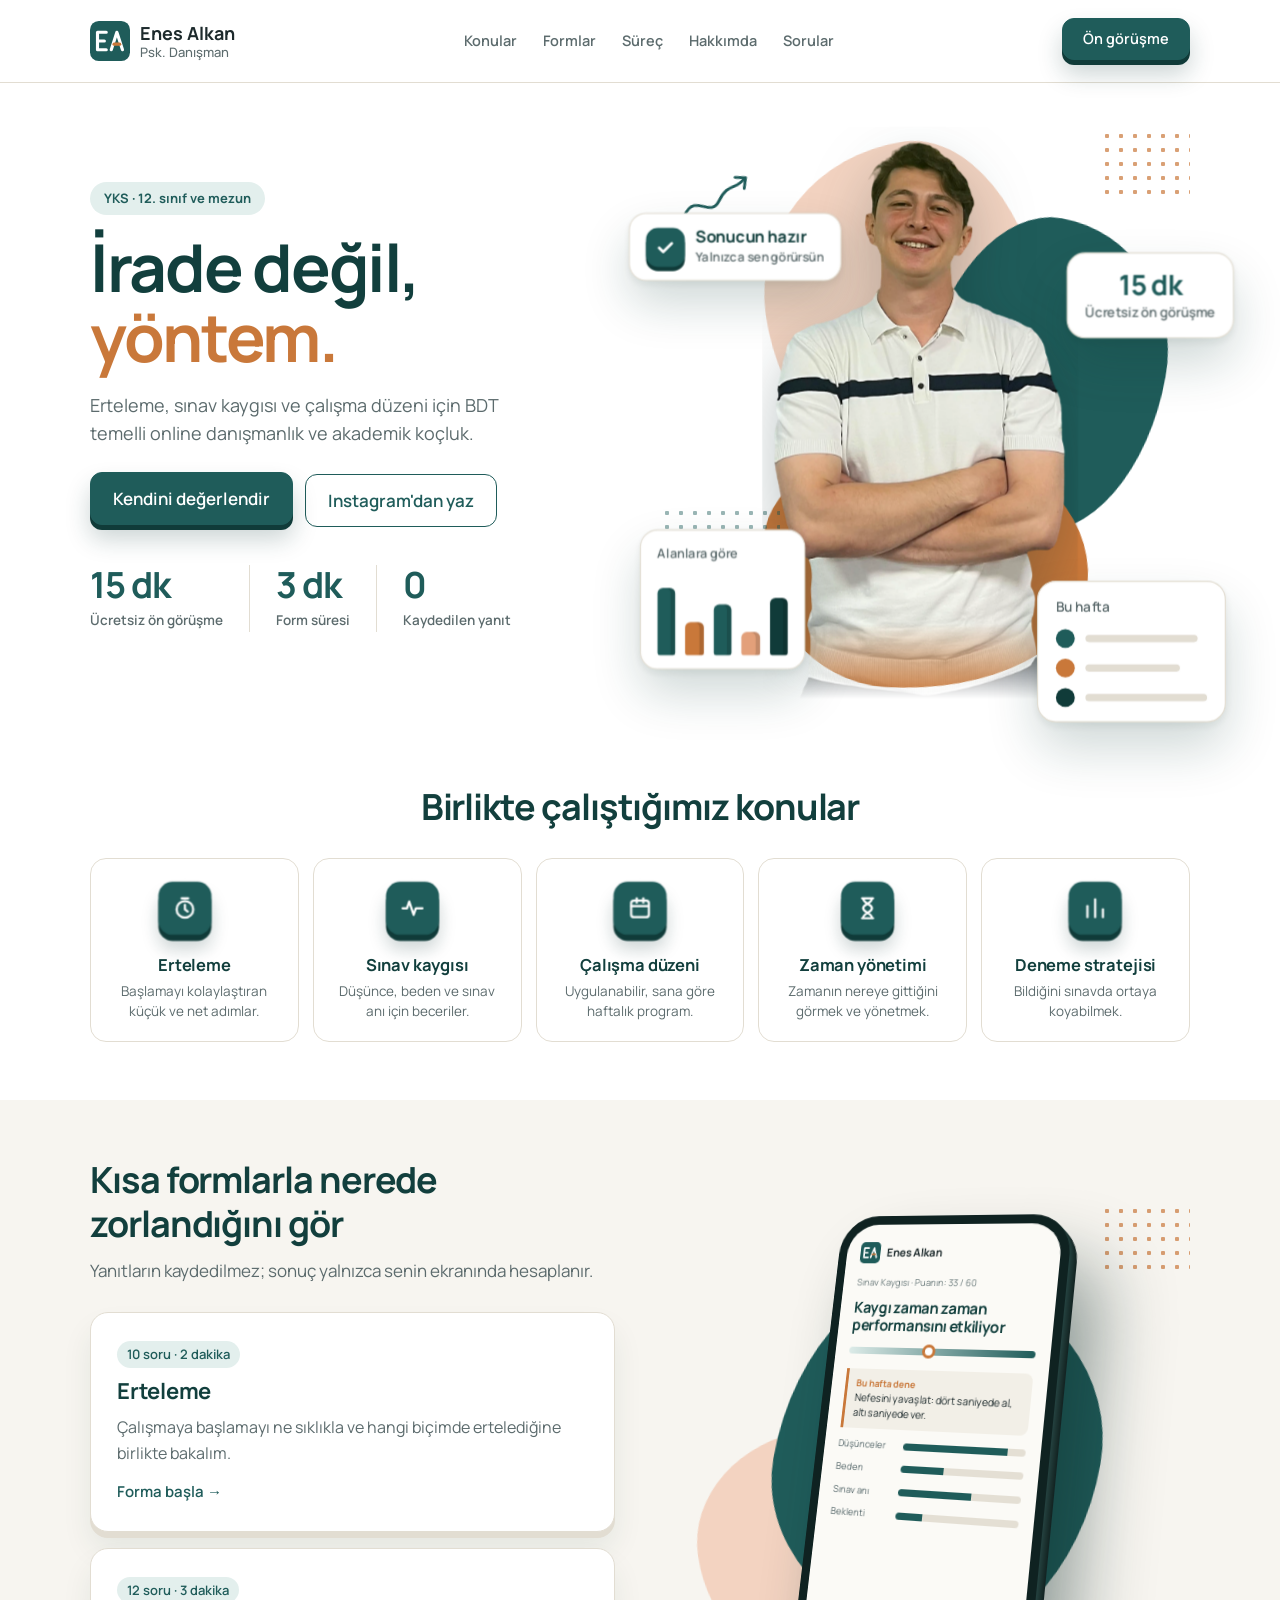
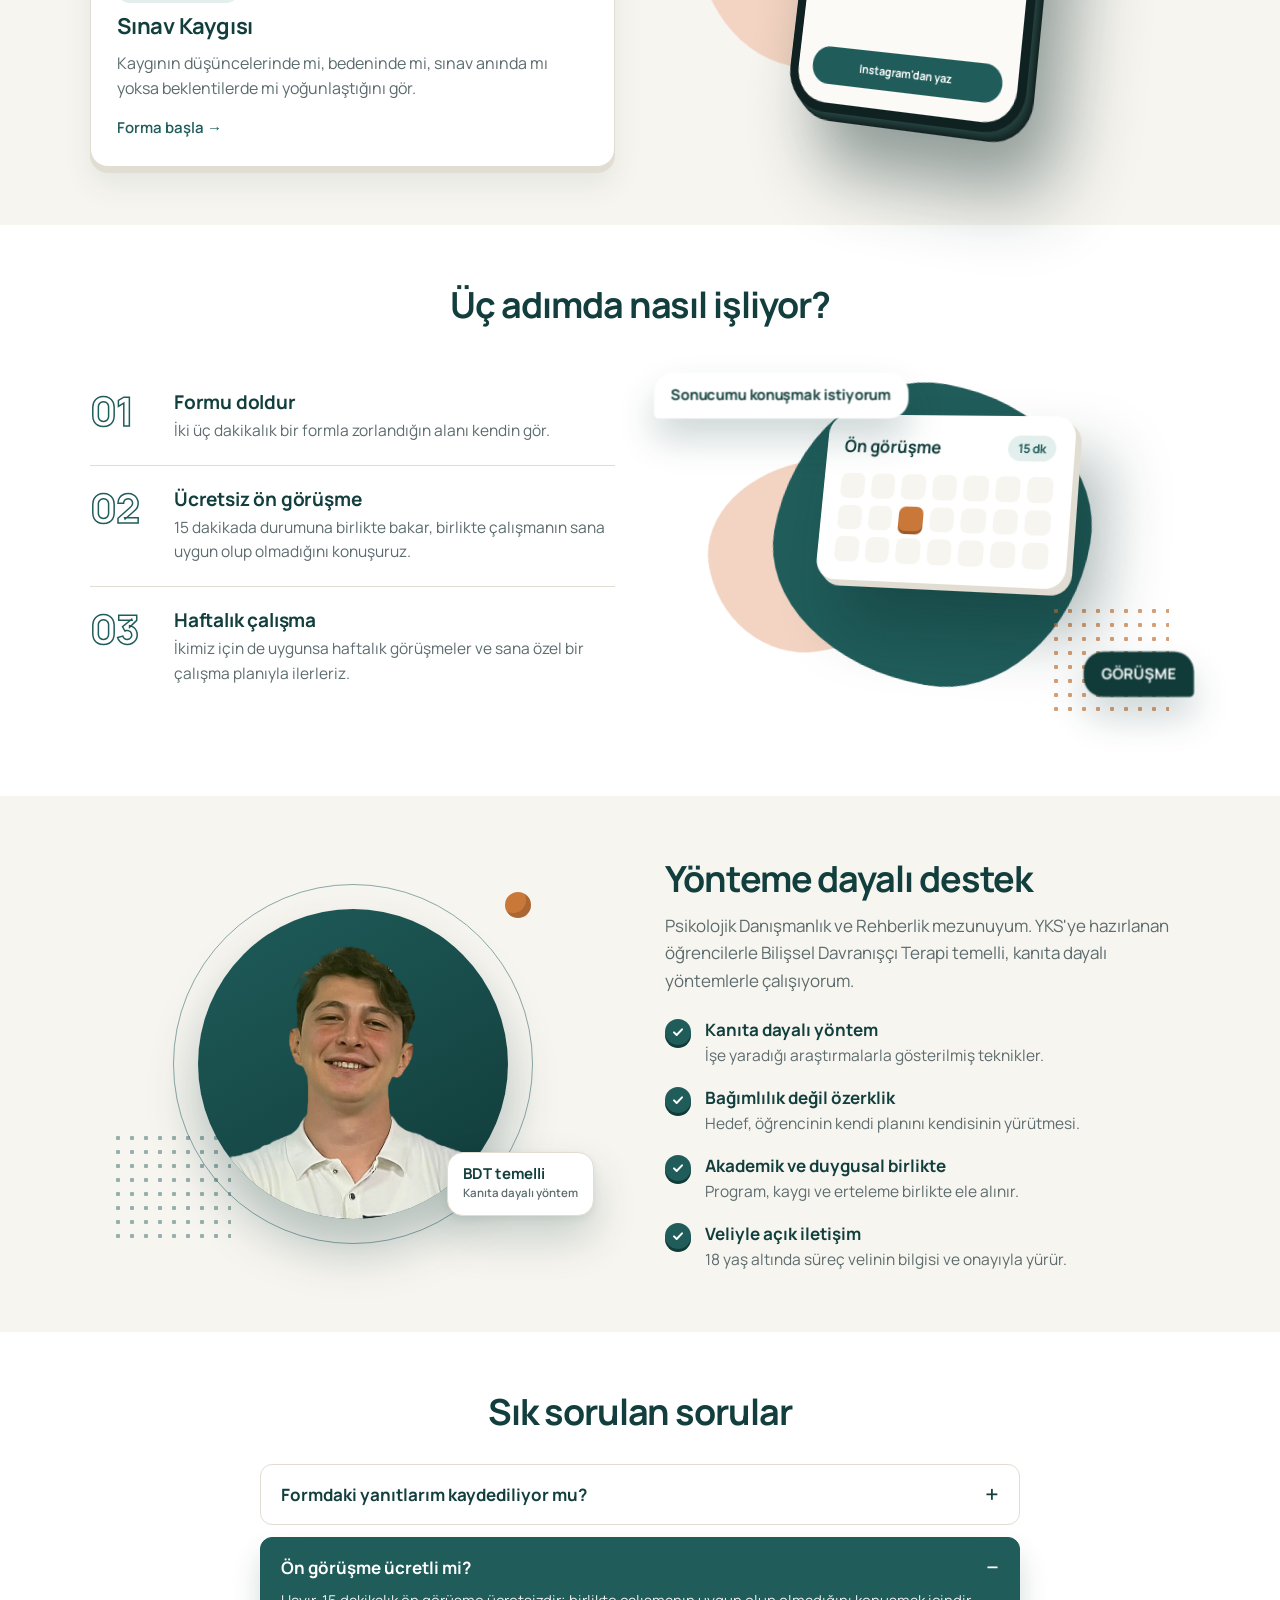
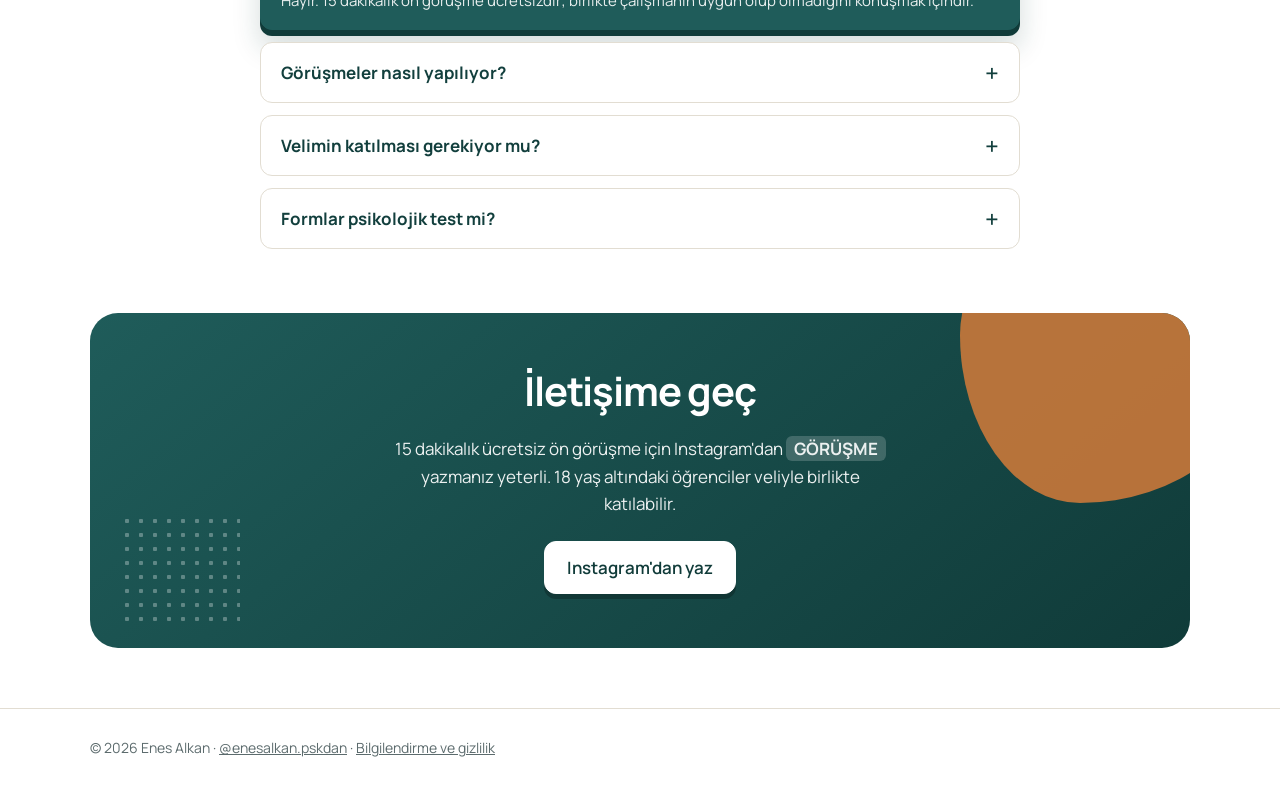
<file: index.html>
<!doctype html>
<html lang="tr">
<head>
<meta charset="utf-8">
<meta name="viewport" content="width=device-width, initial-scale=1">
<title>Enes Alkan | YKS öğrencileri için danışmanlık ve akademik koçluk</title>
<meta name="description" content="YKS'ye hazırlanan öğrenciler için BDT temelli online danışmanlık ve akademik koçluk. İrade değil, yöntem.">
<link rel="icon" href="/logo.svg" type="image/svg+xml">
<link rel="apple-touch-icon" href="/logo-180.png">
<link rel="stylesheet" href="/stil.css">
<link rel="stylesheet" href="/ana.css">
</head>
<body class="ana">
<header class="ust">
  <div class="kap genis">
    <a class="marka" href="/"><img src="/logo.svg" alt="" width="40" height="40"><span>Enes Alkan<small>Psk. Danışman</small></span></a>
    <nav class="menu">
      <a href="#konular">Konular</a>
      <a href="#formlar">Formlar</a>
      <a href="#surec">Süreç</a>
      <a href="#hakkimda">Hakkımda</a>
      <a href="#sss">Sorular</a>
    </nav>
    <a class="dugme kucuk d3" data-dm href="#">Ön görüşme</a>
  </div>
</header>

<main>
  <section class="kh">
    <div class="kap genis kh-izgara">
      <div class="kh-sol">
        <span class="ust-etiket">YKS · 12. sınıf ve mezun</span>
        <h1>İrade değil, <span>yöntem.</span></h1>
        <p class="kh-alt">Erteleme, sınav kaygısı ve çalışma düzeni için BDT temelli online danışmanlık ve akademik koçluk.</p>
        <div class="dugmeler">
          <a class="dugme d3" href="#formlar">Kendini değerlendir</a>
          <a class="dugme ikincil" data-dm href="#">Instagram'dan yaz</a>
        </div>
        <div class="sayilar">
          <div><b>15 dk</b><span>Ücretsiz ön görüşme</span></div>
          <div><b>3 dk</b><span>Form süresi</span></div>
          <div><b>0</b><span>Kaydedilen yanıt</span></div>
        </div>
      </div>

      <div class="sahne" id="sahne" aria-hidden="true">
        <div class="sahne-ic">
          <i class="blob b1"></i><i class="blob b2"></i><i class="blob b3"></i>
          <i class="nokta n1"></i><i class="nokta n2"></i>
          <svg class="ok-cizgi" viewBox="0 0 90 50"><path d="M4 40c14-22 26 8 38-10s20-8 30-20" fill="none" stroke="currentColor" stroke-width="3" stroke-linecap="round"/><path d="M62 8l11 2-3 11" fill="none" stroke="currentColor" stroke-width="3" stroke-linecap="round" stroke-linejoin="round"/></svg>

          <img class="kisi" src="/enes.webp" alt="">

          <div class="yuzen y1">
            <span class="ikon"><svg viewBox="0 0 24 24"><path d="M5 12.5l4.5 4.5L19 7.5" fill="none" stroke="#fff" stroke-width="3" stroke-linecap="round" stroke-linejoin="round"/></svg></span>
            <div><b>Sonucun hazır</b><small>Yalnızca sen görürsün</small></div>
          </div>
          <div class="yuzen y2"><b>15 dk</b><small>Ücretsiz ön görüşme</small></div>
          <div class="yuzen y3">
            <small>Alanlara göre</small>
            <div class="sutunlar"><i style="--h:82%"></i><i style="--h:40%;--c:var(--vurgu)"></i><i style="--h:62%"></i><i style="--h:28%;--c:#e3a07a"></i><i style="--h:70%;--c:var(--koyu)"></i></div>
          </div>
          <div class="yuzen y4">
            <small>Bu hafta</small>
            <div class="satir"><i></i><u></u></div>
            <div class="satir"><i style="background:var(--vurgu)"></i><u style="width:62%"></u></div>
            <div class="satir"><i style="background:var(--koyu)"></i><u style="width:80%"></u></div>
          </div>
        </div>
      </div>
    </div>
  </section>

  <section class="blok" id="konular">
    <div class="kap genis">
      <h2 class="orta">Birlikte çalıştığımız konular</h2>
      <div class="ozler">
        <div class="oz"><span class="kup"><svg viewBox="0 0 24 24"><circle cx="12" cy="13" r="7.5"/><path d="M12 9v4l2.5 2M9 3h6"/></svg></span><h3>Erteleme</h3><p>Başlamayı kolaylaştıran küçük ve net adımlar.</p></div>
        <div class="oz"><span class="kup"><svg viewBox="0 0 24 24"><path d="M3 12h4l2-6 4 12 2-6h6"/></svg></span><h3>Sınav kaygısı</h3><p>Düşünce, beden ve sınav anı için beceriler.</p></div>
        <div class="oz"><span class="kup"><svg viewBox="0 0 24 24"><rect x="4" y="5" width="16" height="15" rx="2.5"/><path d="M4 10h16M9 3v4M15 3v4"/></svg></span><h3>Çalışma düzeni</h3><p>Uygulanabilir, sana göre haftalık program.</p></div>
        <div class="oz"><span class="kup"><svg viewBox="0 0 24 24"><path d="M7 3h10M7 21h10M8 3c0 5 8 5 8 9s-8 4-8 9M16 3c0 5-8 5-8 9s8 4 8 9"/></svg></span><h3>Zaman yönetimi</h3><p>Zamanın nereye gittiğini görmek ve yönetmek.</p></div>
        <div class="oz"><span class="kup"><svg viewBox="0 0 24 24"><path d="M5 20V10M12 20V4M19 20v-7"/></svg></span><h3>Deneme stratejisi</h3><p>Bildiğini sınavda ortaya koyabilmek.</p></div>
      </div>
    </div>
  </section>

  <section class="blok zeminli" id="formlar">
    <div class="kap genis iki">
      <div>
        <h2>Kısa formlarla nerede zorlandığını gör</h2>
        <p class="giris">Yanıtların kaydedilmez; sonuç yalnızca senin ekranında hesaplanır.</p>
        <div class="izgara" id="form-listesi"></div>
      </div>
      <div class="sahne formsahne" aria-hidden="true">
        <div class="sahne-ic">
          <i class="blob b2"></i><i class="blob b1"></i><i class="nokta n2"></i>
            <div class="telefon">
              <div class="ekran">
                <div class="e-ust"><img src="/logo.svg" alt="" width="22" height="22"><span>Enes Alkan</span></div>
                <small>Sınav Kaygısı · Puanın: 33 / 60</small>
                <b>Kaygı zaman zaman performansını etkiliyor</b>
                <div class="e-olcek"><i></i></div>
                <div class="e-kutu"><em>Bu hafta dene</em>Nefesini yavaşlat: dört saniyede al, altı saniyede ver.</div>
                <div class="e-bar"><span>Düşünceler</span><i style="--w:86%"></i></div>
                <div class="e-bar"><span>Beden</span><i style="--w:36%"></i></div>
                <div class="e-bar"><span>Sınav anı</span><i style="--w:60%"></i></div>
                <div class="e-bar"><span>Beklenti</span><i style="--w:22%"></i></div>
                <div class="e-dugme">Instagram'dan yaz</div>
              </div>
            </div>
        </div>
      </div>
    </div>
  </section>

  <section class="blok" id="surec">
    <div class="kap genis">
      <h2 class="orta">Üç adımda nasıl işliyor?</h2>
      <div class="iki">
        <ol class="adimlar">
          <li><b>01</b><div><h3>Formu doldur</h3><p>İki üç dakikalık bir formla zorlandığın alanı kendin gör.</p></div></li>
          <li><b>02</b><div><h3>Ücretsiz ön görüşme</h3><p>15 dakikada durumuna birlikte bakar, birlikte çalışmanın sana uygun olup olmadığını konuşuruz.</p></div></li>
          <li><b>03</b><div><h3>Haftalık çalışma</h3><p>İkimiz için de uygunsa haftalık görüşmeler ve sana özel bir çalışma planıyla ilerleriz.</p></div></li>
        </ol>
        <div class="sahne kucuk" aria-hidden="true">
          <div class="sahne-ic">
            <i class="blob b2"></i><i class="blob b1"></i><i class="nokta n1"></i>
            <div class="takvim">
              <div class="t-ust"><span>Ön görüşme</span><em>15 dk</em></div>
              <div class="gunler"><i></i><i></i><i></i><i></i><i></i><i></i><i></i><i></i><i></i><i class="s"></i><i></i><i></i><i></i><i></i><i></i><i></i><i></i><i></i><i></i><i></i><i></i></div>
            </div>
            <div class="balon b-sol">Sonucumu konuşmak istiyorum</div>
            <div class="balon b-sag">GÖRÜŞME</div>
          </div>
        </div>
      </div>
    </div>
  </section>

  <section class="blok zeminli" id="hakkimda">
    <div class="kap genis iki">
      <div class="portre" aria-hidden="true">
        <i class="halka"></i><i class="nokta n1"></i>
        <div class="daire">
          <img src="/enes.webp" alt="" onerror="this.remove()">
          <svg viewBox="0 0 64 64"><g fill="none" stroke="#fff" stroke-width="5" stroke-linecap="round" stroke-linejoin="round"><path d="M26 18H12v28h14M12 32h11"/><path d="M34 46l9-28 9 28"/></g><path d="M38.5 37h9" stroke="#c9783a" stroke-width="5" stroke-linecap="round"/></svg>
        </div>
        <div class="yuzen y5"><b>BDT temelli</b><small>Kanıta dayalı yöntem</small></div>
        <i class="top"></i>
      </div>
      <div>
        <h2>Yönteme dayalı destek</h2>
        <p class="giris">Psikolojik Danışmanlık ve Rehberlik mezunuyum. YKS'ye hazırlanan öğrencilerle Bilişsel Davranışçı Terapi temelli, kanıta dayalı yöntemlerle çalışıyorum.</p>
        <ul class="tikler">
          <li><b>Kanıta dayalı yöntem</b>İşe yaradığı araştırmalarla gösterilmiş teknikler.</li>
          <li><b>Bağımlılık değil özerklik</b>Hedef, öğrencinin kendi planını kendisinin yürütmesi.</li>
          <li><b>Akademik ve duygusal birlikte</b>Program, kaygı ve erteleme birlikte ele alınır.</li>
          <li><b>Veliyle açık iletişim</b>18 yaş altında süreç velinin bilgisi ve onayıyla yürür.</li>
        </ul>
      </div>
    </div>
  </section>

  <section class="blok" id="sss">
    <div class="kap genis">
      <h2 class="orta">Sık sorulan sorular</h2>
      <div class="sss">
        <details><summary>Formdaki yanıtlarım kaydediliyor mu?</summary><p>Hayır. Yanıtların ve puanın yalnızca kendi cihazında hesaplanır, hiçbir yere gönderilmez.</p></details>
        <details open><summary>Ön görüşme ücretli mi?</summary><p>Hayır. 15 dakikalık ön görüşme ücretsizdir; birlikte çalışmanın uygun olup olmadığını konuşmak içindir.</p></details>
        <details><summary>Görüşmeler nasıl yapılıyor?</summary><p>Görüşmeler online yapılır. Telefon ya da bilgisayardan, bir linke dokunarak katılabilirsin.</p></details>
        <details><summary>Velimin katılması gerekiyor mu?</summary><p>18 yaşından küçüksen evet. Ön görüşme ve sonraki süreç velinin bilgisi ve onayıyla yürütülür.</p></details>
        <details><summary>Formlar psikolojik test mi?</summary><p>Hayır. Formlar tanı koymaz; kendi durumunu fark etmen için hazırlanmış kendini değerlendirme araçlarıdır.</p></details>
      </div>
    </div>
  </section>

  <section class="kap genis" id="veliler">
    <div class="bant">
      <i class="blob"></i><i class="nokta"></i>
      <h2>İletişime geç</h2>
      <p>15 dakikalık ücretsiz ön görüşme için Instagram'dan <span class="kelime" data-kelime>GÖRÜŞME</span> yazmanız yeterli. 18 yaş altındaki öğrenciler veliyle birlikte katılabilir.</p>
      <a class="dugme acik" data-dm href="#">Instagram'dan yaz</a>
    </div>
  </section>
</main>

<footer class="alt">
  <div class="kap genis">
    <span data-yil></span> Enes Alkan · <a data-ig href="#"></a> · <a href="/bilgilendirme">Bilgilendirme ve gizlilik</a>
  </div>
</footer>

<script src="/formlar.js"></script>
<script src="/ana.js"></script>
</body>
</html>
</file>
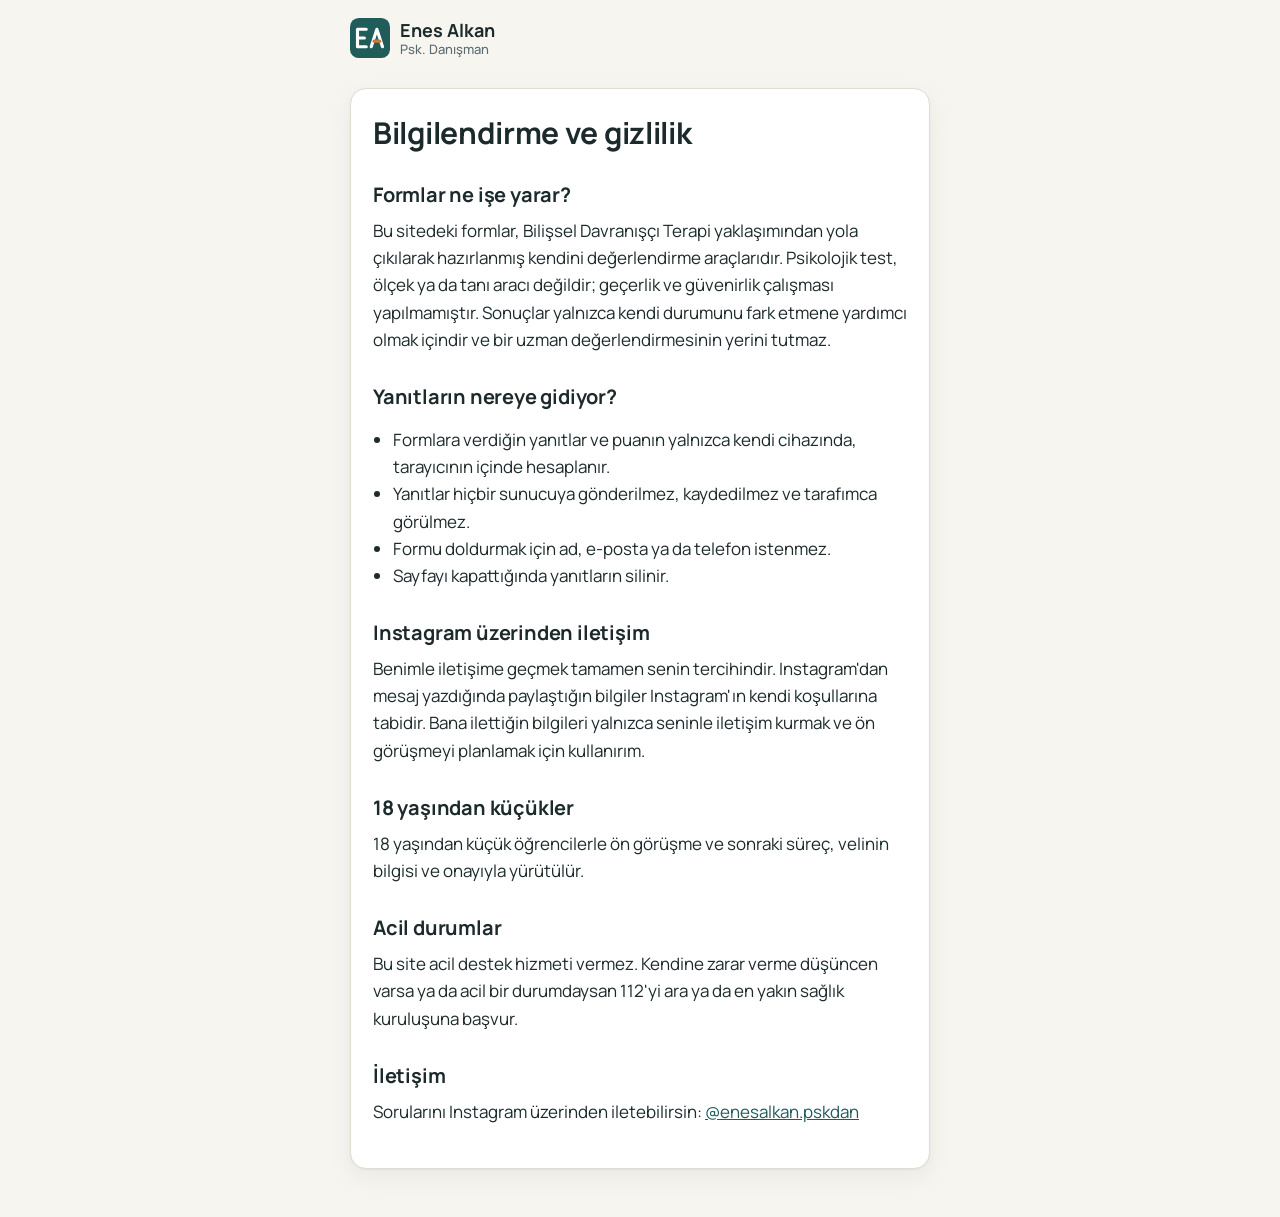
<file: bilgilendirme.html>
<!doctype html>
<html lang="tr">
<head>
<meta charset="utf-8">
<meta name="viewport" content="width=device-width, initial-scale=1">
<title>Bilgilendirme ve gizlilik | Enes Alkan</title>
<link rel="icon" href="/logo.svg" type="image/svg+xml">
<link rel="apple-touch-icon" href="/logo-180.png">
<link rel="stylesheet" href="/stil.css">
</head>
<body>
<header class="ust">
  <div class="kap dar">
    <a class="marka" href="/"><img src="/logo.svg" alt="" width="40" height="40"><span>Enes Alkan<small>Psk. Danışman</small></span></a>
  </div>
</header>
<main class="form-alan">
  <div class="kap dar">
    <div class="panel metin-sayfa">
      <h1>Bilgilendirme ve gizlilik</h1>

      <h2>Formlar ne işe yarar?</h2>
      <p>Bu sitedeki formlar, Bilişsel Davranışçı Terapi yaklaşımından yola çıkılarak hazırlanmış kendini değerlendirme araçlarıdır. Psikolojik test, ölçek ya da tanı aracı değildir; geçerlik ve güvenirlik çalışması yapılmamıştır. Sonuçlar yalnızca kendi durumunu fark etmene yardımcı olmak içindir ve bir uzman değerlendirmesinin yerini tutmaz.</p>

      <h2>Yanıtların nereye gidiyor?</h2>
      <ul>
        <li>Formlara verdiğin yanıtlar ve puanın yalnızca kendi cihazında, tarayıcının içinde hesaplanır.</li>
        <li>Yanıtlar hiçbir sunucuya gönderilmez, kaydedilmez ve tarafımca görülmez.</li>
        <li>Formu doldurmak için ad, e-posta ya da telefon istenmez.</li>
        <li>Sayfayı kapattığında yanıtların silinir.</li>
      </ul>

      <h2>Instagram üzerinden iletişim</h2>
      <p>Benimle iletişime geçmek tamamen senin tercihindir. Instagram'dan mesaj yazdığında paylaştığın bilgiler Instagram'ın kendi koşullarına tabidir. Bana ilettiğin bilgileri yalnızca seninle iletişim kurmak ve ön görüşmeyi planlamak için kullanırım.</p>

      <h2>18 yaşından küçükler</h2>
      <p>18 yaşından küçük öğrencilerle ön görüşme ve sonraki süreç, velinin bilgisi ve onayıyla yürütülür.</p>

      <h2>Acil durumlar</h2>
      <p>Bu site acil destek hizmeti vermez. Kendine zarar verme düşüncen varsa ya da acil bir durumdaysan 112'yi ara ya da en yakın sağlık kuruluşuna başvur.</p>

      <h2>İletişim</h2>
      <p>Sorularını Instagram üzerinden iletebilirsin: <a data-ig href="#"></a></p>
    </div>
  </div>
</main>
<script src="/formlar.js"></script>
<script src="/ana.js"></script>
</body>
</html>
</file>
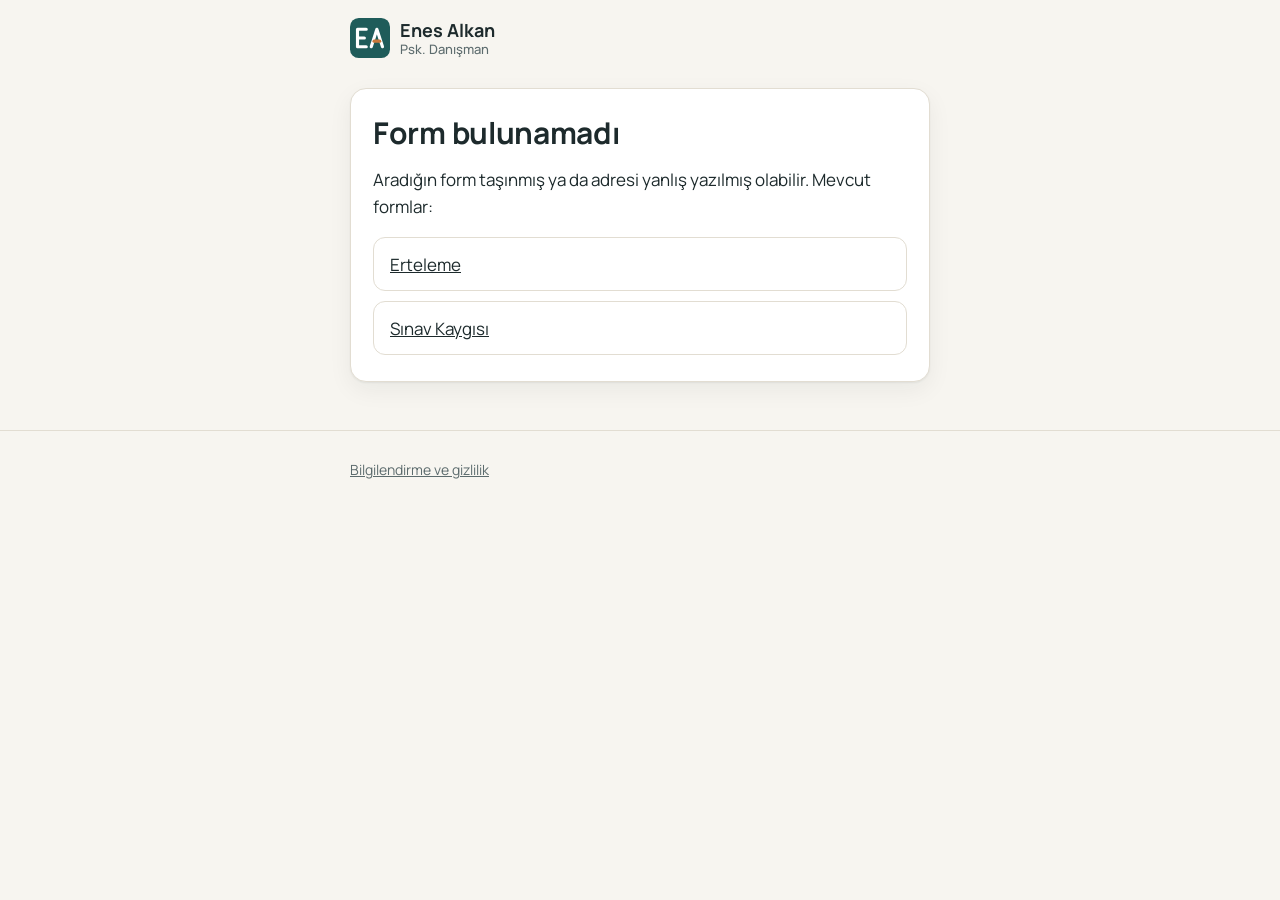
<file: form.html>
<!doctype html>
<html lang="tr">
<head>
<meta charset="utf-8">
<meta name="viewport" content="width=device-width, initial-scale=1">
<title>Kendini değerlendirme formu | Enes Alkan</title>
<meta name="description" content="YKS öğrencileri için BDT temelli kendini değerlendirme formu. Yanıtlar kaydedilmez.">
<link rel="icon" href="/logo.svg" type="image/svg+xml">
<link rel="apple-touch-icon" href="/logo-180.png">
<link rel="stylesheet" href="/stil.css">
</head>
<body>
<header class="ust">
  <div class="kap dar">
    <a class="marka" href="/"><img src="/logo.svg" alt="" width="40" height="40"><span>Enes Alkan<small>Psk. Danışman</small></span></a>
  </div>
</header>
<main class="form-alan">
  <div class="kap dar" id="form-kok">
    <noscript><div class="panel">Bu formun çalışması için tarayıcında JavaScript açık olmalı.</div></noscript>
  </div>
</main>
<footer class="alt">
  <div class="kap dar">
    <a href="/bilgilendirme">Bilgilendirme ve gizlilik</a>
  </div>
</footer>
<script src="/formlar.js"></script>
<script src="/form.js"></script>
</body>
</html>
</file>
<file: stil.css>
@font-face { font-family: "Manrope Variable"; font-style: normal; font-display: swap; font-weight: 200 800;
  src: url(/manrope-ext.woff2) format("woff2-variations");
  unicode-range: U+0100-02BA,U+02BD-02C5,U+02C7-02CC,U+02CE-02D7,U+02DD-02FF,U+0304,U+0308,U+0329,U+1D00-1DBF,U+1E00-1E9F,U+1EF2-1EFF,U+2020,U+20A0-20AB,U+20AD-20C0,U+2113,U+2C60-2C7F,U+A720-A7FF; }
@font-face { font-family: "Manrope Variable"; font-style: normal; font-display: swap; font-weight: 200 800;
  src: url(/manrope.woff2) format("woff2-variations");
  unicode-range: U+0000-00FF,U+0131,U+0152-0153,U+02BB-02BC,U+02C6,U+02DA,U+02DC,U+0304,U+0308,U+0329,U+2000-206F,U+20AC,U+2122,U+2191,U+2193,U+2212,U+2215,U+FEFF,U+FFFD; }
:root {
  --zemin: #f7f5f0;
  --kart: #ffffff;
  --metin: #1d2a2c;
  --soluk: #5c6b6d;
  --cizgi: #e2ddd2;
  --ana: #1f5c5a;
  --ana-koyu: #174644;
  --ana-acik: #e3efed;
  --vurgu: #c9783a;
  --golge: 0 1px 2px rgba(20, 40, 40, .06), 0 8px 24px rgba(20, 40, 40, .06);
  --yaricap: 16px;
  --koyu: #103b39;
  --baslik: #123f3d;
  --pembe: #f3d3c1;
}
@media (prefers-color-scheme: dark) {
  :root {
    --zemin: #12191a;
    --kart: #1a2425;
    --metin: #e9efee;
    --soluk: #9fb0b0;
    --cizgi: #2b3839;
    --ana: #6fc2bb;
    --ana-koyu: #8fd3cd;
    --ana-acik: #1f3332;
    --vurgu: #e39a62;
    --golge: none;
    --koyu: #0c2b2a;
    --baslik: #e9efee;
    --pembe: #5a3a2a;
  }
}
* { box-sizing: border-box; }
html { -webkit-text-size-adjust: 100%; scroll-behavior: smooth; }
body {
  margin: 0;
  background: var(--zemin);
  color: var(--metin);
  font-family: "Manrope Variable", -apple-system, BlinkMacSystemFont, "Segoe UI", Roboto, "Helvetica Neue", Arial, sans-serif;
  font-size: 17px;
  line-height: 1.6;
}
a { color: var(--ana); }
h1, h2, h3 { line-height: 1.2; margin: 0 0 .5em; letter-spacing: -.01em; }
p { margin: 0 0 1em; }
.kap { max-width: 880px; margin: 0 auto; padding: 0 20px; }
.dar { max-width: 620px; }

/* Üst bar */
.ust { padding: 18px 0; }
.ust .kap { display: flex; align-items: center; justify-content: space-between; gap: 16px; }
.marka { display: flex; align-items: center; gap: 10px; text-decoration: none; color: var(--metin); font-weight: 700; font-size: 18px; line-height: 1.25; }
.marka img { display: block; flex: none; }
.marka small { display: block; font-weight: 500; font-size: 13px; color: var(--soluk); }
.menu { display: flex; gap: 18px; font-size: 15px; }
.menu a { text-decoration: none; color: var(--soluk); }
.menu a:hover { color: var(--ana); }
@media (max-width: 560px) { .menu { display: none; } }

/* Düğmeler */
.dugme {
  display: inline-flex; align-items: center; justify-content: center; gap: 8px;
  min-height: 50px; padding: 12px 22px;
  border-radius: 999px; border: 1.5px solid var(--ana);
  background: var(--ana); color: #fff;
  font: inherit; font-weight: 600; text-decoration: none; cursor: pointer;
  transition: background .15s, transform .05s;
}
.dugme:hover { background: var(--ana-koyu); border-color: var(--ana-koyu); }
.dugme:active { transform: translateY(1px); }
.dugme.ikincil { background: transparent; color: var(--ana); }
.dugme.ikincil:hover { background: var(--ana-acik); }
.dugme.tam { width: 100%; }
@media (prefers-color-scheme: dark) { .dugme { color: #0f1717; } .dugme.ikincil { color: var(--ana); } }
.baglanti { background: none; border: 0; padding: 8px 0; font: inherit; color: var(--soluk); cursor: pointer; text-decoration: underline; }

/* Ana sayfa */
.kahraman { padding: 44px 0 36px; }
.kahraman h1 { font-size: clamp(36px, 8vw, 60px); margin-bottom: 16px; }
.kahraman h1 span { color: var(--vurgu); }
.kahraman p { font-size: 19px; color: var(--soluk); max-width: 600px; }
.dugmeler { display: flex; flex-wrap: wrap; gap: 12px; margin-top: 24px; }
.bolum { padding: 36px 0; border-top: 1px solid var(--cizgi); }
.bolum h2 { font-size: 26px; }
.bolum > .kap > p.giris { color: var(--soluk); max-width: 600px; }
.izgara { display: grid; gap: 16px; grid-template-columns: repeat(auto-fit, minmax(240px, 1fr)); margin-top: 20px; }
.kart {
  background: var(--kart); border: 1px solid var(--cizgi); border-radius: var(--yaricap);
  padding: 22px; box-shadow: var(--golge);
}
.kart h3 { font-size: 19px; }
.kart p { color: var(--soluk); font-size: 16px; margin-bottom: 0; }
a.kart { display: block; text-decoration: none; color: inherit; transition: border-color .15s, transform .15s; }
a.kart:hover { border-color: var(--ana); transform: translateY(-2px); }
a.kart .git { display: inline-block; margin-top: 14px; color: var(--ana); font-weight: 600; font-size: 15px; }
.etiket { display: inline-block; font-size: 13px; font-weight: 600; color: var(--ana); background: var(--ana-acik); padding: 3px 10px; border-radius: 999px; margin-bottom: 10px; }
.adim-no { display: inline-flex; width: 32px; height: 32px; align-items: center; justify-content: center; border-radius: 50%; background: var(--ana-acik); color: var(--ana); font-weight: 700; margin-bottom: 10px; }
.cagri { text-align: center; }
.cagri p { color: var(--soluk); max-width: 520px; margin-left: auto; margin-right: auto; }
.alt { padding: 28px 0 40px; border-top: 1px solid var(--cizgi); color: var(--soluk); font-size: 14px; }
.alt a { color: var(--soluk); }

/* Form sayfası */
.form-alan { padding: 12px 0 48px; }
.panel {
  background: var(--kart); border: 1px solid var(--cizgi); border-radius: var(--yaricap);
  padding: 26px 22px; box-shadow: var(--golge);
}
.panel h1 { font-size: 30px; }
.panel .alt-baslik { color: var(--soluk); font-size: 15px; margin-bottom: 18px; }
.not {
  font-size: 14px; color: var(--soluk); background: var(--zemin);
  border-radius: 12px; padding: 12px 14px; margin: 18px 0;
}
.ilerleme { height: 6px; background: var(--cizgi); border-radius: 999px; overflow: hidden; margin-bottom: 8px; }
.ilerleme > i { display: block; height: 100%; width: 0; background: var(--ana); border-radius: 999px; transition: width .25s; }
.sayac { font-size: 14px; color: var(--soluk); margin-bottom: 18px; }
.soru { font-size: 21px; font-weight: 600; line-height: 1.4; margin-bottom: 22px; min-height: 3.2em; }
.secenekler { display: grid; gap: 10px; }
.secenek {
  display: flex; align-items: center; gap: 12px; width: 100%;
  min-height: 54px; padding: 12px 16px; text-align: left;
  background: var(--kart); color: var(--metin);
  border: 1.5px solid var(--cizgi); border-radius: 12px;
  font: inherit; cursor: pointer; transition: border-color .12s, background .12s;
}
.secenek:hover { border-color: var(--ana); }
.secenek.secili { border-color: var(--ana); background: var(--ana-acik); }
.secenek b {
  flex: none; width: 28px; height: 28px; border-radius: 50%;
  display: inline-flex; align-items: center; justify-content: center;
  background: var(--zemin); color: var(--soluk); font-size: 14px;
}
.secenek.secili b { background: var(--ana); color: #fff; }
.form-alt { display: flex; justify-content: space-between; margin-top: 14px; }

.sonuc-ust { font-size: 14px; color: var(--soluk); margin-bottom: 6px; }
.sonuc-etiket { font-size: 28px; font-weight: 700; line-height: 1.2; margin-bottom: 16px; }
.olcek { position: relative; height: 10px; border-radius: 999px; margin: 8px 0 6px;
  background: linear-gradient(90deg, var(--ana-acik), var(--ana)); }
.olcek > i { position: absolute; top: 50%; width: 20px; height: 20px; margin: -10px 0 0 -10px;
  border-radius: 50%; background: var(--kart); border: 4px solid var(--vurgu); }
.olcek-uc { display: flex; justify-content: space-between; font-size: 13px; color: var(--soluk); margin-bottom: 20px; }
.oneri { border-left: 4px solid var(--vurgu); background: var(--zemin); border-radius: 0 12px 12px 0; padding: 14px 16px; margin: 18px 0; }
.oneri strong { display: block; font-size: 14px; color: var(--vurgu); margin-bottom: 4px; }
.alanlar { border-top: 1px solid var(--cizgi); margin-top: 22px; padding-top: 20px; }
.alanlar h2 { font-size: 18px; margin-bottom: 14px; }
.alan { display: grid; grid-template-columns: 150px 1fr; align-items: center; gap: 12px; margin-bottom: 10px; font-size: 15px; }
.alan-cubuk { height: 10px; background: var(--cizgi); border-radius: 999px; overflow: hidden; }
.alan-cubuk > i { display: block; height: 100%; min-width: 6px; background: var(--ana); border-radius: 999px; }
.alan-not { font-size: 16px; color: var(--soluk); margin: 16px 0 0; }
.alan-not strong { color: var(--metin); }
@media (max-width: 420px) { .alan { grid-template-columns: 120px 1fr; } }
.davet { border-top: 1px solid var(--cizgi); margin-top: 24px; padding-top: 22px; }
.davet h2 { font-size: 21px; }
.davet p { color: var(--soluk); font-size: 16px; }
.kelime { font-weight: 700; color: var(--metin); background: var(--ana-acik); padding: 1px 8px; border-radius: 6px; }
.metin-sayfa h1 { font-size: 30px; }
.metin-sayfa h2 { font-size: 20px; margin-top: 1.6em; }
.metin-sayfa ul { padding-left: 20px; }
[hidden] { display: none !important; }
</file>
<file: ana.css>
/* Ana sayfa: görsel sahne, 3B kartlar ve bölümler */
.kap.genis { max-width: 1140px; }
body.ana { background: var(--kart); overflow-x: hidden; }
.ana .ust { padding: 20px 0; border-bottom: 1px solid var(--cizgi); }
.ana .menu { gap: 26px; font-weight: 600; font-size: 14.5px; }
.ana h1, .ana h2, .ana h3 { color: var(--baslik); }
.orta { text-align: center; margin-left: auto !important; margin-right: auto !important; }
.dugme.kucuk { min-height: 42px; padding: 8px 20px; font-size: 14.5px; }
.dugme { border-radius: 12px; }
.dugme.d3 { box-shadow: 0 5px 0 var(--koyu), 0 14px 24px rgba(16, 59, 57, .22); transform: translateY(-2px); }
.dugme.d3:hover { transform: translateY(0); box-shadow: 0 3px 0 var(--koyu), 0 8px 16px rgba(16, 59, 57, .2); }
.dugme.d3:active { transform: translateY(3px); box-shadow: 0 0 0 var(--koyu); }
.dugme.acik { background: #fff; border-color: #fff; color: var(--koyu); box-shadow: 0 5px 0 rgba(0,0,0,.25); }

/* ---- Açılış ---- */
.kh { padding: 34px 0 30px; }
.kh-izgara { display: grid; grid-template-columns: 1fr 1.02fr; gap: 30px; align-items: center; }
.ust-etiket { display: inline-block; font-size: 13px; font-weight: 700; color: var(--ana); background: var(--ana-acik); padding: 6px 14px; border-radius: 999px; margin-bottom: 18px; }
.kh h1 { font-size: clamp(40px, 5.6vw, 66px); font-weight: 700; letter-spacing: -.035em; line-height: 1.06; margin-bottom: 18px; }
.kh h1 span { color: var(--vurgu); }
.kh-alt { font-size: 18px; color: var(--soluk); max-width: 460px; margin-bottom: 26px; }
.sayilar { display: flex; margin-top: 38px; }
.sayilar div { padding-right: 26px; }
.sayilar div + div { border-left: 1px solid var(--cizgi); padding-left: 26px; }
.sayilar b { display: block; font-size: 36px; font-weight: 700; letter-spacing: -.03em; color: var(--ana); line-height: 1.1; }
.sayilar span { font-size: 13.5px; font-weight: 600; color: var(--soluk); }

/* ---- 3B sahne ---- */
.sahne { position: relative; height: 580px; perspective: 1500px; }
.sahne-ic { position: absolute; inset: 0; transform-style: preserve-3d; transform: rotateX(var(--rx, 0deg)) rotateY(var(--ry, 0deg)); transition: transform .25s ease-out; }
.blob { position: absolute; display: block; }
.b1 { width: 54%; height: 60%; left: 20%; top: 2%; background: var(--pembe); border-radius: 58% 42% 52% 48% / 46% 58% 42% 54%; transform: translateZ(-80px) rotate(-8deg); }
.b2 { width: 46%; height: 56%; right: 3%; top: 16%; background: var(--ana); border-radius: 46% 54% 44% 56% / 58% 44% 56% 42%; transform: translateZ(-60px) rotate(10deg); }
.b3 { width: 62%; height: 44%; left: 20%; bottom: 0; background: var(--vurgu); border-radius: 52% 48% 60% 40% / 44% 52% 48% 56%; transform: translateZ(-40px) rotate(4deg); }
.nokta { position: absolute; display: block; width: 120px; height: 110px; background-image: radial-gradient(var(--ana) 2px, transparent 2.5px); background-size: 14px 14px; opacity: .45; }
.n1 { left: 2%; bottom: 14%; }
.n2 { right: 0; top: 2%; background-image: radial-gradient(var(--vurgu) 2px, transparent 2.5px); opacity: .7; width: 90px; height: 70px; }
.ok-cizgi { position: absolute; left: 6%; top: 10%; width: 84px; color: var(--ana); transform: translateZ(20px) rotate(-8deg); }

.telefon { position: absolute; left: 50%; top: 50%; width: 244px; height: 496px; margin: -248px 0 0 -122px; padding: 9px; border-radius: 40px; background: #0f2221;
  transform: translateZ(50px) rotateY(-22deg) rotateX(9deg) rotateZ(3deg);
  box-shadow: 1px 1px 0 #23403e, 2px 2px 0 #213c3a, 3px 3px 0 #1f3836, 4px 4px 0 #1c3432, 5px 5px 0 #1a302e, 6px 6px 0 #182c2a, 7px 7px 0 #152826, 8px 8px 0 #132423,
    34px 50px 70px rgba(10, 40, 38, .45); }
.ekran { height: 100%; border-radius: 32px; background: #fbfaf6; color: #1d2a2c; padding: 18px 15px; font-size: 10.5px; line-height: 1.45; overflow: hidden; display: flex; flex-direction: column; gap: 9px; }
.e-ust { display: flex; align-items: center; gap: 7px; font-weight: 700; font-size: 11.5px; margin-bottom: 4px; }
.ekran small { color: #6a7a7b; font-size: 9.5px; }
.ekran > b { font-size: 15.5px; line-height: 1.2; letter-spacing: -.02em; color: #123f3d; }
.e-olcek { position: relative; height: 7px; border-radius: 9px; background: linear-gradient(90deg, #dcebe8, #1f5c5a); margin: 4px 0 6px; }
.e-olcek i { position: absolute; left: 44%; top: 50%; width: 14px; height: 14px; margin: -7px; border-radius: 50%; background: #fff; border: 3px solid #c9783a; }
.e-kutu { border-left: 3px solid #c9783a; background: #f2efe7; border-radius: 0 8px 8px 0; padding: 8px 9px; }
.e-kutu em { display: block; font-style: normal; font-weight: 700; color: #c9783a; font-size: 9.5px; }
.e-bar { display: grid; grid-template-columns: 62px 1fr; align-items: center; gap: 8px; font-size: 9.5px; color: #55676a; }
.e-bar i { height: 7px; border-radius: 9px; background: linear-gradient(90deg, #1f5c5a var(--w), #e4dfd4 var(--w)); }
.e-dugme { margin-top: auto; background: #1f5c5a; color: #fff; font-weight: 700; text-align: center; padding: 10px; border-radius: 99px; font-size: 11px; }

.yuzen { position: absolute; background: var(--kart); border: 1px solid var(--cizgi); border-radius: 16px; padding: 12px 15px;
  box-shadow: 0 22px 44px rgba(16, 59, 57, .2), 0 3px 8px rgba(16, 59, 57, .08); transform: translateZ(110px); animation: yuz 5s ease-in-out infinite alternate; }
.yuzen b { display: block; font-size: 15px; color: var(--baslik); line-height: 1.25; }
.yuzen small { display: block; font-size: 11.5px; font-weight: 600; color: var(--soluk); }
@keyframes yuz { from { translate: 0 6px; } to { translate: 0 -8px; } }
.y1 { left: 0; top: 19%; display: flex; align-items: center; gap: 10px; }
.y1 .ikon { width: 36px; height: 36px; border-radius: 11px; background: var(--ana); display: grid; place-items: center; box-shadow: 0 4px 0 var(--koyu); }
.y1 .ikon svg { width: 20px; }
.y2 { right: 0; top: 27%; animation-delay: -1.5s; text-align: center; transform: translateZ(210px); }
.y2 b { font-size: 24px; color: var(--ana); letter-spacing: -.03em; }
.y3 { left: 3%; bottom: 9%; width: 150px; animation-delay: -2.6s; transform: translateZ(140px); }
.sutunlar { display: flex; align-items: flex-end; gap: 9px; height: 74px; margin-top: 8px; }
.sutunlar i { flex: 1; height: var(--h); background: var(--c, var(--ana)); border-radius: 5px 5px 2px 2px; box-shadow: inset -4px 0 0 rgba(0, 0, 0, .14); }
.y4 { right: 2%; bottom: 4%; width: 160px; animation-delay: -3.4s; transform: translateZ(230px); }
.satir { display: flex; align-items: center; gap: 9px; margin-top: 9px; }
.satir i { width: 16px; height: 16px; border-radius: 50%; background: var(--ana); flex: none; }
.satir u { display: block; height: 6px; width: 74%; background: var(--cizgi); border-radius: 9px; }

.kisi { position: absolute; left: 50%; bottom: 0; height: 97%; width: auto; transform: translateX(-50%) translateZ(40px);
  -webkit-mask-image: linear-gradient(#000 86%, transparent 99%); mask-image: linear-gradient(#000 86%, transparent 99%);
  filter: drop-shadow(0 24px 30px rgba(10, 40, 38, .28)); pointer-events: none; }
.sahne.formsahne { height: 540px; }
.sahne.formsahne .b2 { width: 64%; height: 70%; left: 20%; right: auto; top: 14%; }
.sahne.formsahne .b1 { width: 44%; height: 46%; left: 4%; top: 44%; }
#formlar .izgara { grid-template-columns: 1fr; }

/* ---- Bölümler ---- */
.blok { padding: 58px 0; }
.blok.zeminli { background: var(--zemin); }
.blok h2 { font-size: clamp(26px, 3.4vw, 36px); font-weight: 700; letter-spacing: -.03em; margin-bottom: 12px; }
.blok .giris { color: var(--soluk); max-width: 560px; }
.blok .izgara { margin-top: 28px; }
.iki { display: grid; grid-template-columns: 1fr 1fr; gap: 50px; align-items: center; }

.ozler { display: grid; grid-template-columns: repeat(5, 1fr); gap: 14px; margin-top: 30px; perspective: 1200px; }
.oz { background: var(--kart); border: 1px solid var(--cizgi); border-radius: 16px; padding: 24px 16px 20px; text-align: center; transition: transform .25s, box-shadow .25s, border-color .25s; transform-style: preserve-3d; }
.oz:hover { transform: translateY(-8px) rotateX(8deg); border-color: var(--ana); box-shadow: 0 26px 40px rgba(16, 59, 57, .16); }
.kup { display: inline-grid; place-items: center; width: 52px; height: 52px; border-radius: 14px; background: var(--ana); box-shadow: 0 6px 0 var(--koyu), 0 14px 18px rgba(16, 59, 57, .22); margin-bottom: 20px; transform: translateZ(24px); }
.kup svg { width: 26px; fill: none; stroke: #fff; stroke-width: 2; stroke-linecap: round; stroke-linejoin: round; }
.oz h3 { font-size: 16.5px; margin-bottom: 6px; }
.oz p { font-size: 13.5px; color: var(--soluk); margin: 0; line-height: 1.5; }

.ana #form-listesi .kart { border-radius: 18px; padding: 26px; box-shadow: 0 6px 0 var(--cizgi), 0 18px 30px rgba(16, 59, 57, .08); }
.ana #form-listesi .kart:hover { transform: translateY(-4px); box-shadow: 0 6px 0 var(--ana), 0 24px 36px rgba(16, 59, 57, .14); }
.ana #form-listesi .kart h3 { font-size: 22px; }

.adimlar { list-style: none; margin: 0; padding: 0; }
.adimlar li { display: flex; gap: 22px; align-items: flex-start; padding: 22px 0; border-bottom: 1px solid var(--cizgi); }
.adimlar li:last-child { border-bottom: 0; }
.adimlar > li > b { font-size: 40px; font-weight: 800; line-height: 1; color: transparent; -webkit-text-stroke: 1.5px var(--ana); letter-spacing: -.02em; min-width: 62px; }
.adimlar h3 { font-size: 19px; margin-bottom: 4px; }
.adimlar p { margin: 0; color: var(--soluk); font-size: 15.5px; }

.sahne.kucuk { height: 400px; }
.sahne.kucuk .b2 { width: 62%; height: 78%; left: 20%; right: auto; top: 10%; }
.sahne.kucuk .b1 { width: 40%; height: 50%; left: 6%; top: 30%; }
.sahne.kucuk .n1 { left: auto; right: 4%; bottom: 6%; background-image: radial-gradient(var(--vurgu) 2px, transparent 2.5px); opacity: .7; }
.takvim { position: absolute; left: 50%; top: 50%; width: 250px; margin: -120px 0 0 -110px; background: var(--kart); border-radius: 20px; padding: 18px;
  transform: translateZ(60px) rotateY(-18deg) rotateX(10deg) rotateZ(2deg);
  box-shadow: 2px 2px 0 var(--cizgi), 4px 4px 0 var(--cizgi), 6px 6px 0 var(--cizgi), 30px 40px 60px rgba(10, 40, 38, .35); }
.t-ust { display: flex; justify-content: space-between; align-items: center; font-weight: 700; color: var(--baslik); margin-bottom: 14px; }
.t-ust em { font-style: normal; font-size: 12px; background: var(--ana-acik); color: var(--ana); padding: 3px 10px; border-radius: 99px; }
.gunler { display: grid; grid-template-columns: repeat(7, 1fr); gap: 7px; }
.gunler i { aspect-ratio: 1; border-radius: 7px; background: var(--zemin); }
.gunler i.s { background: var(--vurgu); box-shadow: 0 3px 0 #9c5a28; }
.balon { position: absolute; padding: 10px 16px; border-radius: 18px; font-size: 13.5px; font-weight: 700; box-shadow: 0 18px 34px rgba(16, 59, 57, .22); animation: yuz 5s ease-in-out infinite alternate; }
.b-sol { left: 2%; top: 12%; background: var(--kart); color: var(--baslik); border-bottom-left-radius: 4px; transform: translateZ(120px); }
.b-sag { right: 4%; bottom: 14%; background: var(--koyu); color: #fff; border-bottom-right-radius: 4px; transform: translateZ(140px); animation-delay: -2s; }

.portre { position: relative; height: 420px; }
.portre .halka { position: absolute; left: 50%; top: 50%; width: 360px; height: 360px; margin: -180px; border: 1.5px solid var(--ana); border-radius: 50%; opacity: .5; }
.portre .daire { position: absolute; left: 50%; top: 50%; width: 310px; height: 310px; margin: -155px; border-radius: 50%; background: linear-gradient(150deg, var(--ana), var(--koyu)); display: grid; place-items: center; overflow: hidden; box-shadow: 0 30px 50px rgba(16, 59, 57, .28); }
.portre .daire svg { width: 46%; }
.portre .daire img { position: absolute; left: 50%; top: 6%; width: 118%; height: auto; transform: translateX(-50%); }
.portre .daire img + svg { display: none; }
.portre .n1 { left: 4%; bottom: 8%; }
.portre .top { position: absolute; right: 16%; top: 9%; width: 26px; height: 26px; border-radius: 50%; background: var(--vurgu); box-shadow: inset -5px -5px 0 rgba(0, 0, 0, .15); }
.y5 { right: 4%; bottom: 14%; transform: none; }
.tikler { list-style: none; padding: 0; margin: 22px 0 0; display: grid; gap: 16px; }
.tikler li { position: relative; padding-left: 40px; color: var(--soluk); font-size: 15.5px; }
.tikler li b { display: block; color: var(--baslik); font-size: 17px; }
.tikler li::before { content: ""; position: absolute; left: 0; top: 3px; width: 26px; height: 26px; border-radius: 50%; background: var(--ana) url("data:image/svg+xml,%3Csvg xmlns='http://www.w3.org/2000/svg' viewBox='0 0 24 24'%3E%3Cpath d='M6 12.5l4 4L18 8' fill='none' stroke='%23fff' stroke-width='3' stroke-linecap='round' stroke-linejoin='round'/%3E%3C/svg%3E") center/16px no-repeat; box-shadow: 0 3px 0 var(--koyu); }

.sss { max-width: 760px; margin: 30px auto 0; display: grid; gap: 12px; }
.sss details { border: 1px solid var(--cizgi); border-radius: 12px; padding: 16px 20px; background: var(--kart); transition: background .2s; }
.sss summary { cursor: pointer; list-style: none; display: flex; justify-content: space-between; align-items: center; gap: 16px; font-size: 17px; font-weight: 700; color: var(--baslik); }
.sss summary::-webkit-details-marker { display: none; }
.sss summary::after { content: "+"; font-size: 24px; font-weight: 500; line-height: 1; }
.sss details[open] { background: var(--ana); border-color: var(--ana); box-shadow: 0 6px 0 var(--koyu), 0 18px 28px rgba(16, 59, 57, .18); }
.sss details[open] summary { color: #fff; }
.sss details[open] summary::after { content: "−"; }
.sss p { margin: 8px 0 0; font-size: 15px; color: rgba(255, 255, 255, .9); }

.bant { position: relative; overflow: hidden; background: linear-gradient(140deg, var(--ana), var(--koyu)); color: #fff; border-radius: 28px; padding: 54px 28px; text-align: center; margin: 6px 0 60px; }
.bant > * { position: relative; }
.bant .blob { position: absolute; width: 300px; height: 300px; right: -70px; top: -110px; background: var(--vurgu); opacity: .9; border-radius: 52% 48% 60% 40% / 44% 52% 48% 56%; }
.bant .nokta { position: absolute; left: 30px; bottom: 24px; background-image: radial-gradient(#fff 2px, transparent 2.5px); opacity: .3; }
.bant h2 { color: #fff !important; font-size: clamp(28px, 4vw, 40px); font-weight: 700; letter-spacing: -.03em; }
.bant p { opacity: .92; max-width: 500px; margin: 0 auto 24px; }
.bant .kelime { background: rgba(255, 255, 255, .2); color: #fff; }

@media (prefers-reduced-motion: reduce) { .yuzen, .balon { animation: none; } .sahne-ic { transition: none; } }
@media (max-width: 980px) {
  .kh-izgara, .iki { grid-template-columns: 1fr; gap: 26px; }
  .ozler { grid-template-columns: repeat(2, 1fr); }
  .ozler .oz:last-child { grid-column: 1 / -1; }
  .ana .menu { display: none; }
  .portre { order: -1; }
}
@media (max-width: 560px) {
  .kh { padding-top: 22px; }
  .sahne { height: 500px; margin: 0 -6px; }
  .telefon { width: 210px; height: 428px; margin: -214px 0 0 -105px; border-radius: 36px; }
  .ekran { font-size: 9.5px; padding: 15px 12px; gap: 7px; border-radius: 28px; }
  .ekran > b { font-size: 13.5px; }
  .yuzen { padding: 9px 11px; border-radius: 13px; }
  .yuzen b { font-size: 13px; } .y2 b { font-size: 19px; }
  .y3 { width: 118px; } .sutunlar { height: 52px; gap: 6px; }
  .y4 { width: 124px; }
  .y1 { top: 4%; }
  .y2 { display: none; }
  .sayilar b { font-size: 27px; }
  .sayilar div { padding-right: 14px; } .sayilar div + div { padding-left: 14px; }
  .sahne.kucuk { height: 340px; }
  .sahne.formsahne { height: 470px; }
  .takvim { width: 210px; margin: -100px 0 0 -95px; }
  .portre { height: 340px; }
  .portre .halka { width: 300px; height: 300px; margin: -150px; }
  .portre .daire { width: 250px; height: 250px; margin: -125px; }
  .blok { padding: 42px 0; }
  .adimlar > li > b { font-size: 32px; min-width: 50px; }
}
</file>
